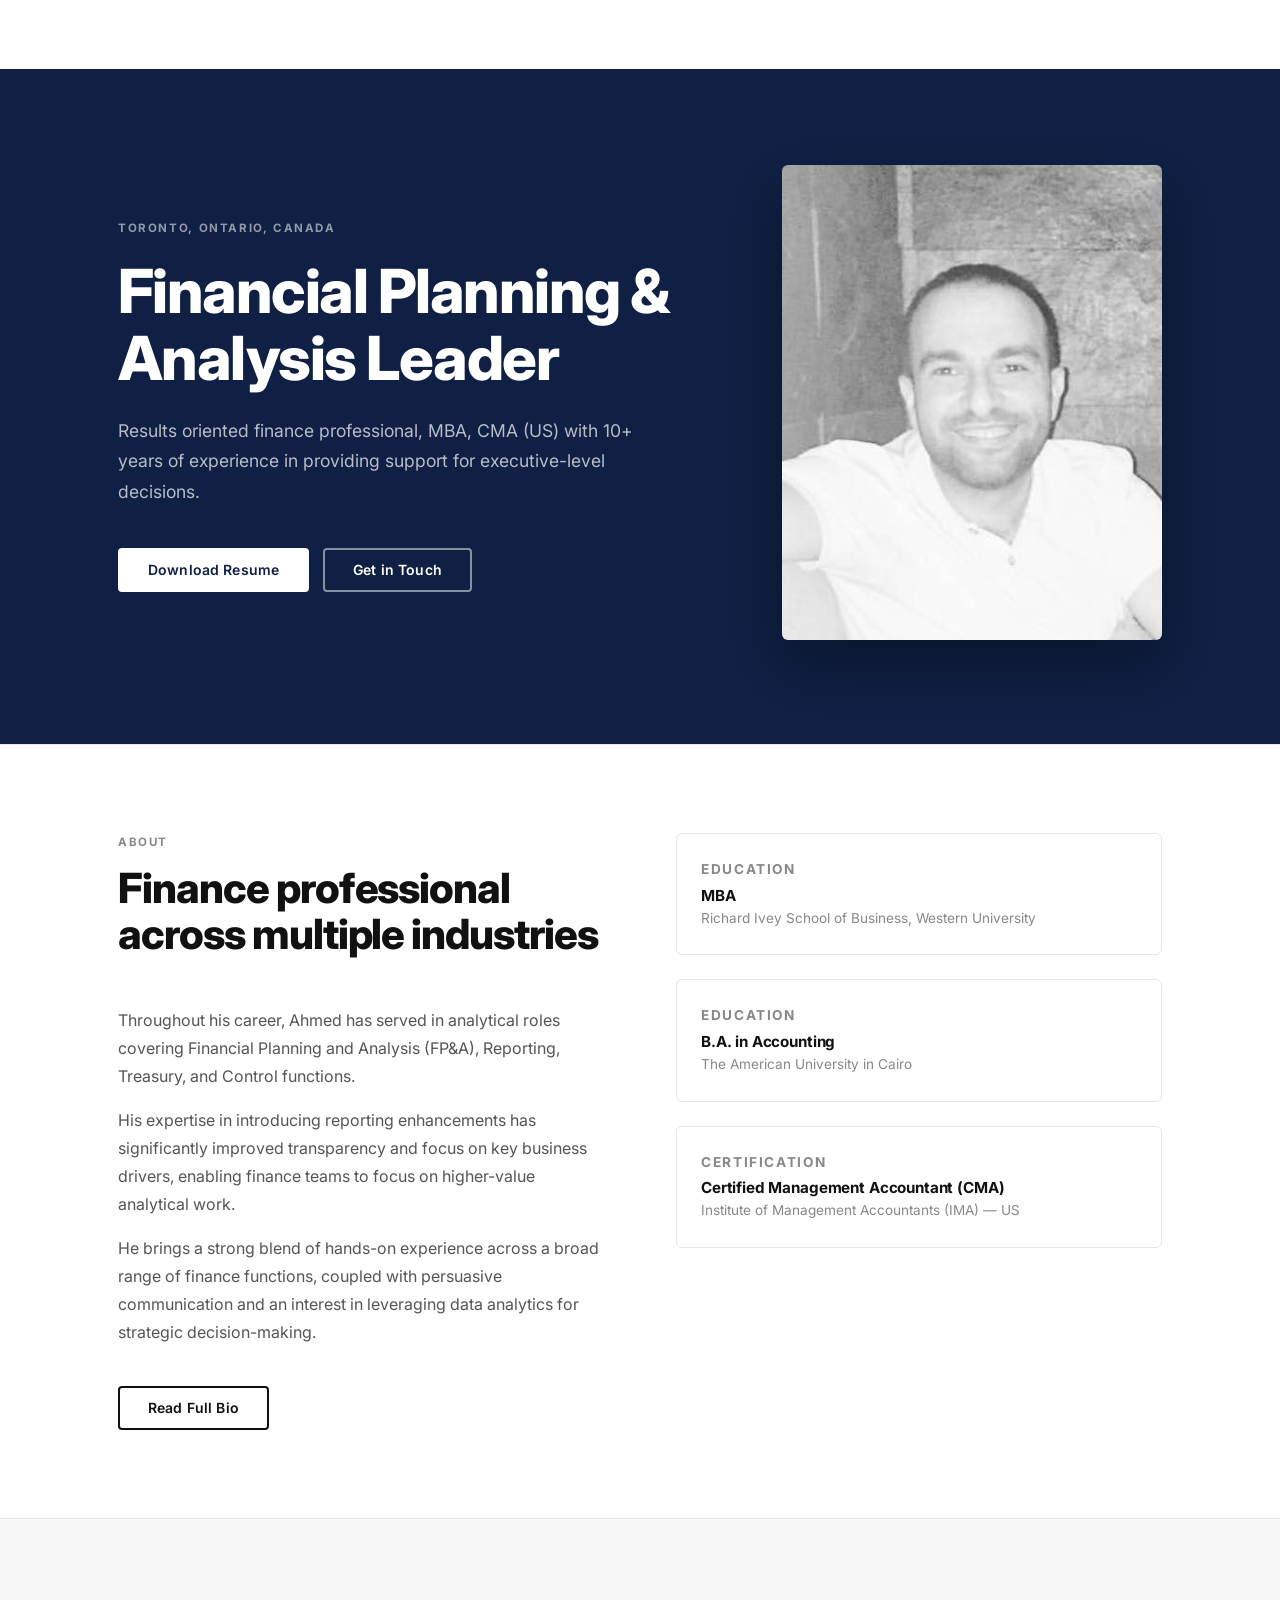
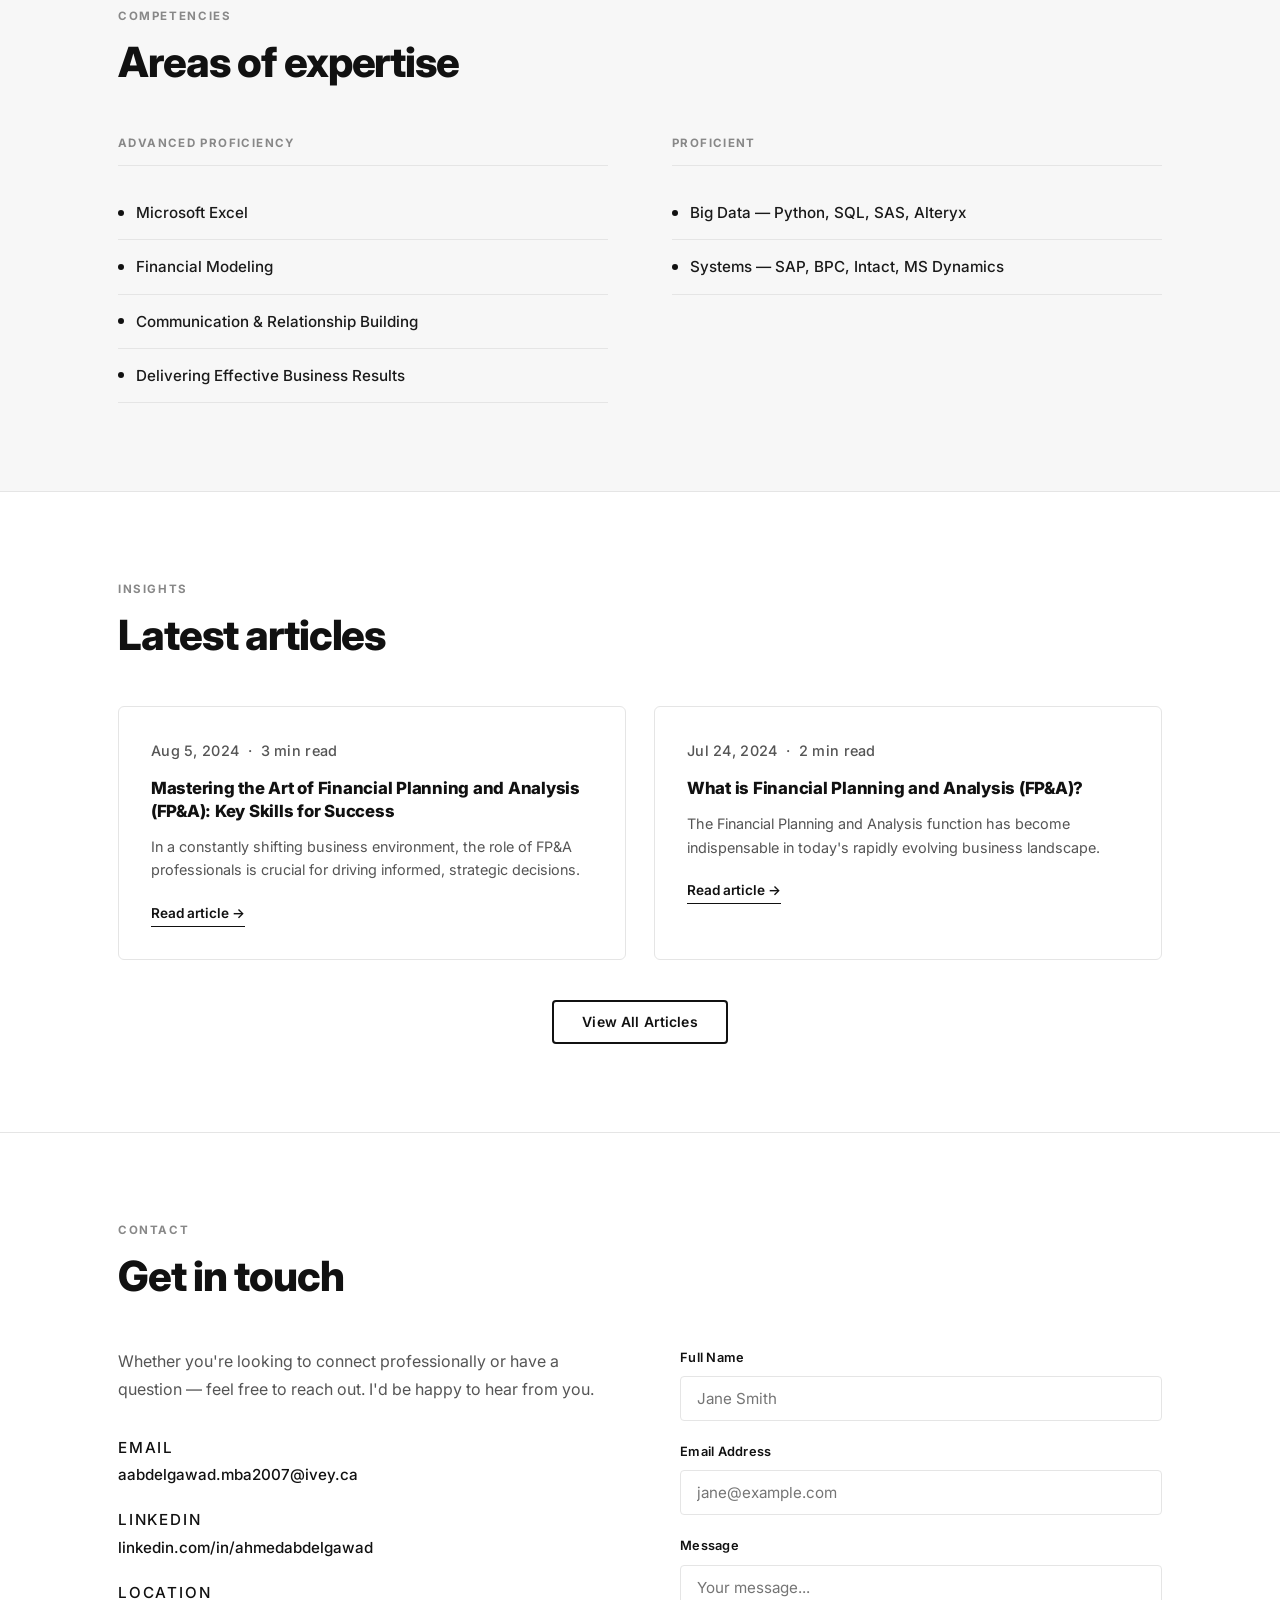
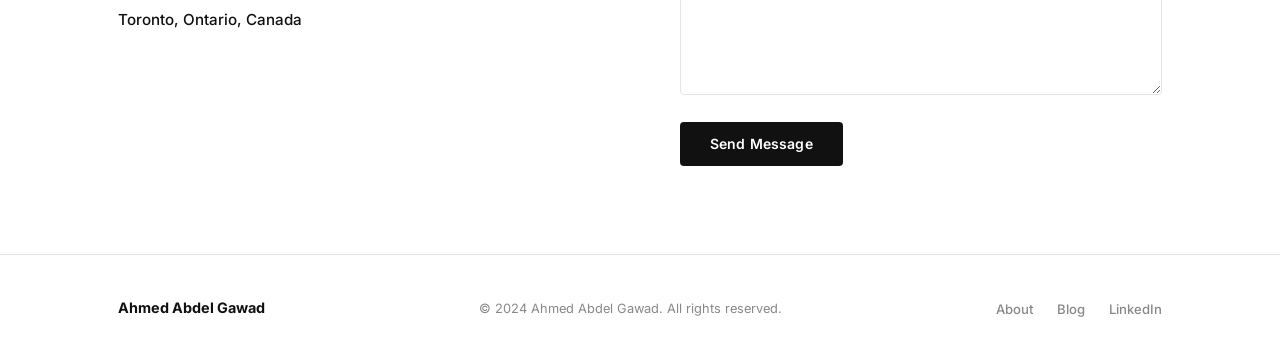
<file: index.html>
<!DOCTYPE html>
<html lang="en">
<head>
  <meta charset="UTF-8" />
  <meta name="viewport" content="width=device-width, initial-scale=1.0" />
  <meta name="description" content="Ahmed Abdel Gawad — Financial Planning & Analysis Leader. MBA, CMA (US) with 10+ years of experience supporting executive-level decisions." />
  <title>Ahmed Abdel Gawad — FP&amp;A Leader</title>
  <link rel="stylesheet" href="css/style.css" />

  <!-- Google Analytics — replace GA_MEASUREMENT_ID with your actual ID -->
  <!-- <script async src="https://www.googletagmanager.com/gtag/js?id=GA_MEASUREMENT_ID"></script>
  <script>
    window.dataLayer = window.dataLayer || [];
    function gtag(){dataLayer.push(arguments);}
    gtag('js', new Date());
    gtag('config', 'GA_MEASUREMENT_ID');
  </script> -->
</head>
<body>

  <!-- ===== NAVIGATION ===== -->
  <nav class="site-nav">
    <div class="container">
      <div class="nav-inner">
        <a href="index.html" class="nav-logo">Ahmed Abdel Gawad</a>
        <button class="hamburger" aria-label="Toggle menu">
          <span></span><span></span><span></span>
        </button>
        <ul class="nav-links">
          <li><a href="index.html">Home</a></li>
          <li><a href="about.html">About</a></li>
          <li><a href="blog.html">Blog</a></li>
          <li><a href="assets/files/resume.pdf" target="_blank" rel="noopener">Download Resume</a></li>
        </ul>
      </div>
    </div>
  </nav>

  <!-- ===== HERO ===== -->
  <section class="hero">
    <div class="container">
      <div class="hero-grid">

        <div class="hero-content">
          <span class="hero-tag">Toronto, Ontario, Canada</span>
          <h1>Financial Planning &amp; Analysis Leader</h1>
          <p class="hero-subtitle">
            Results oriented finance professional, MBA, CMA&nbsp;(US) with 10+ years of experience
            in providing support for executive-level decisions.
          </p>
          <div class="hero-actions">
            <a href="assets/files/resume.pdf" target="_blank" rel="noopener" class="btn btn-primary">Download Resume</a>
            <a href="#contact" class="btn btn-outline">Get in Touch</a>
          </div>
        </div>

        <div class="hero-image-wrap">
          <!-- Replace with your actual headshot: assets/images/headshot.jpg -->
          <img src="assets/images/headshot.jpg" alt="Ahmed Abdel Gawad" onerror="this.style.display='none'; this.nextElementSibling.style.display='flex';" />
          <div class="hero-image-placeholder" style="display:none;">
            Add headshot.jpg to<br/>assets/images/
          </div>
        </div>

      </div>
    </div>
  </section>

  <hr class="divider" />

  <!-- ===== ABOUT SNIPPET ===== -->
  <section>
    <div class="container">
      <div class="about-grid">

        <div class="about-text">
          <span class="section-label">About</span>
          <h2>Finance professional across multiple industries</h2>
          <p>
            Throughout his career, Ahmed has served in analytical roles covering Financial
            Planning and Analysis (FP&A), Reporting, Treasury, and Control functions.
          </p>
          <p>
            His expertise in introducing reporting enhancements has significantly improved
            transparency and focus on key business drivers, enabling finance teams to focus
            on higher-value analytical work.
          </p>
          <p>
            He brings a strong blend of hands-on experience across a broad range of finance
            functions, coupled with persuasive communication and an interest in leveraging
            data analytics for strategic decision-making.
          </p>
          <a href="about.html" class="btn btn-outline mt-24">Read Full Bio</a>
        </div>

        <div class="about-credentials">
          <div class="credential">
            <p class="credential-label">Education</p>
            <h4>MBA</h4>
            <p>Richard Ivey School of Business, Western University</p>
          </div>
          <div class="credential">
            <p class="credential-label">Education</p>
            <h4>B.A. in Accounting</h4>
            <p>The American University in Cairo</p>
          </div>
          <div class="credential">
            <p class="credential-label">Certification</p>
            <h4>Certified Management Accountant (CMA)</h4>
            <p>Institute of Management Accountants (IMA) — US</p>
          </div>
        </div>

      </div>
    </div>
  </section>

  <hr class="divider" />

  <!-- ===== SKILLS ===== -->
  <section class="section-alt">
    <div class="container">
      <span class="section-label">Competencies</span>
      <h2>Areas of expertise</h2>

      <div class="skills-grid">

        <div>
          <p class="skills-column-title">Advanced Proficiency</p>
          <ul style="list-style:none;">
            <li class="skill-item">Microsoft Excel</li>
            <li class="skill-item">Financial Modeling</li>
            <li class="skill-item">Communication &amp; Relationship Building</li>
            <li class="skill-item">Delivering Effective Business Results</li>
          </ul>
        </div>

        <div>
          <p class="skills-column-title">Proficient</p>
          <ul style="list-style:none;">
            <li class="skill-item">Big Data — Python, SQL, SAS, Alteryx</li>
            <li class="skill-item">Systems — SAP, BPC, Intact, MS Dynamics</li>
          </ul>
        </div>

      </div>
    </div>
  </section>

  <hr class="divider" />

  <!-- ===== BLOG PREVIEW ===== -->
  <section>
    <div class="container">
      <span class="section-label">Insights</span>
      <h2>Latest articles</h2>

      <div class="blog-grid">

        <a href="blog/mastering-fpa.html" class="blog-card">
          <p class="blog-meta">Aug 5, 2024 &nbsp;·&nbsp; 3 min read</p>
          <h3>Mastering the Art of Financial Planning and Analysis (FP&amp;A): Key Skills for Success</h3>
          <p>In a constantly shifting business environment, the role of FP&A professionals is crucial for driving informed, strategic decisions.</p>
          <span class="blog-card-link">Read article →</span>
        </a>

        <a href="blog/what-is-fpa.html" class="blog-card">
          <p class="blog-meta">Jul 24, 2024 &nbsp;·&nbsp; 2 min read</p>
          <h3>What is Financial Planning and Analysis (FP&amp;A)?</h3>
          <p>The Financial Planning and Analysis function has become indispensable in today's rapidly evolving business landscape.</p>
          <span class="blog-card-link">Read article →</span>
        </a>

      </div>

      <div class="mt-40 text-center">
        <a href="blog.html" class="btn btn-outline">View All Articles</a>
      </div>
    </div>
  </section>

  <hr class="divider" />

  <!-- ===== CONTACT ===== -->
  <section id="contact">
    <div class="container">
      <span class="section-label">Contact</span>
      <h2>Get in touch</h2>

      <div class="contact-grid">

        <div>
          <p style="margin-bottom:32px;">
            Whether you're looking to connect professionally or have a question — feel free
            to reach out. I'd be happy to hear from you.
          </p>

          <div class="contact-info">
            <div class="contact-detail">
              <span class="contact-detail-label">Email</span>
              <a href="mailto:aabdelgawad.mba2007@ivey.ca">aabdelgawad.mba2007@ivey.ca</a>
            </div>
            <div class="contact-detail">
              <span class="contact-detail-label">LinkedIn</span>
              <a href="https://www.linkedin.com/in/ahmedabdelgawad" target="_blank" rel="noopener">linkedin.com/in/ahmedabdelgawad</a>
            </div>
            <div class="contact-detail">
              <span class="contact-detail-label">Location</span>
              <span>Toronto, Ontario, Canada</span>
            </div>
          </div>
        </div>

        <!-- Netlify Forms: submissions are forwarded to your email automatically -->
        <form
          name="contact"
          method="POST"
          data-netlify="true"
          netlify-honeypot="bot-field"
        >
          <input type="hidden" name="form-name" value="contact" />
          <p hidden><label>Don't fill this out: <input name="bot-field" /></label></p>

          <div class="form-group">
            <label for="name">Full Name</label>
            <input type="text" id="name" name="name" placeholder="Jane Smith" required />
          </div>

          <div class="form-group">
            <label for="email">Email Address</label>
            <input type="email" id="email" name="email" placeholder="jane@example.com" required />
          </div>

          <div class="form-group">
            <label for="message">Message</label>
            <textarea id="message" name="message" placeholder="Your message..." required></textarea>
          </div>

          <button type="submit" class="btn btn-primary">Send Message</button>
        </form>

      </div>
    </div>
  </section>

  <!-- ===== FOOTER ===== -->
  <footer class="site-footer">
    <div class="container">
      <div class="footer-inner">
        <a href="index.html" class="footer-name">Ahmed Abdel Gawad</a>
        <span class="footer-copy">&copy; 2024 Ahmed Abdel Gawad. All rights reserved.</span>
        <ul class="footer-links">
          <li><a href="about.html">About</a></li>
          <li><a href="blog.html">Blog</a></li>
          <li><a href="https://www.linkedin.com/in/ahmedabdelgawad" target="_blank" rel="noopener">LinkedIn</a></li>
        </ul>
      </div>
    </div>
  </footer>

  <script src="js/main.js"></script>
</body>
</html>
</file>
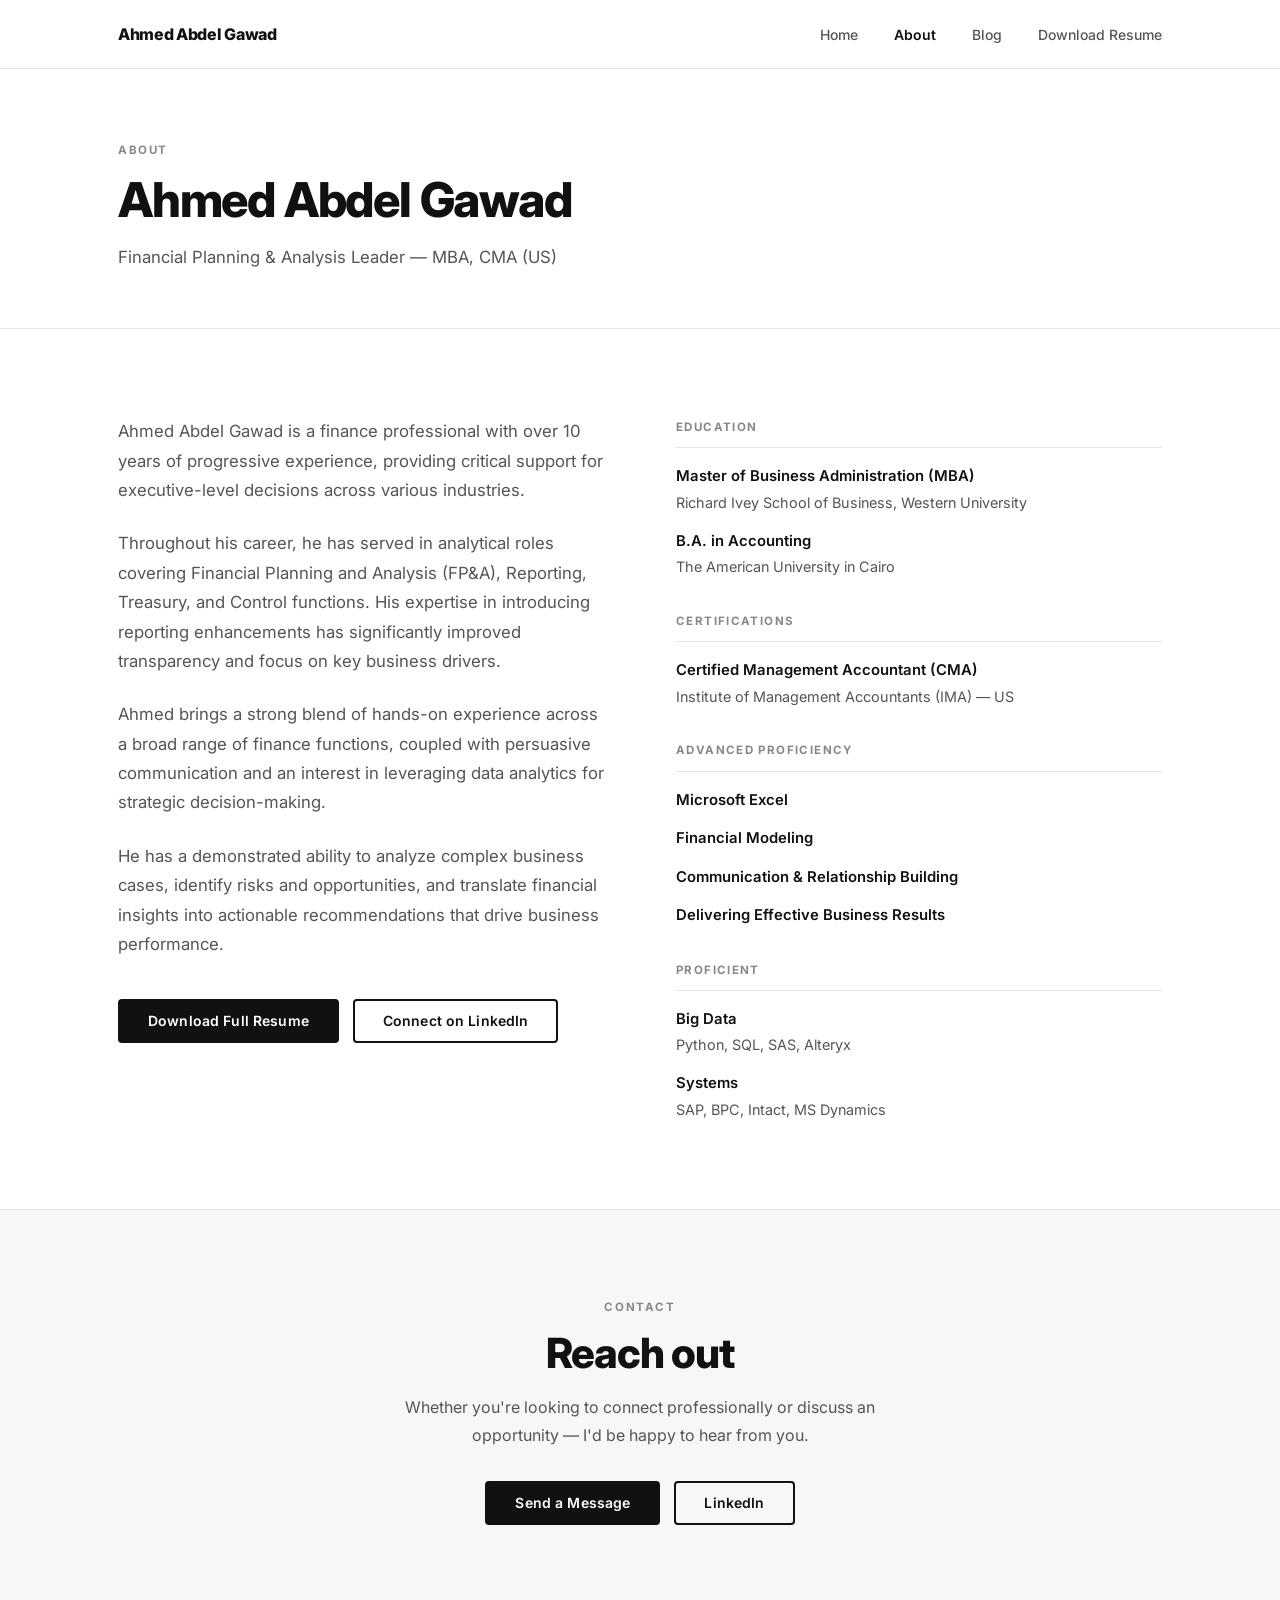
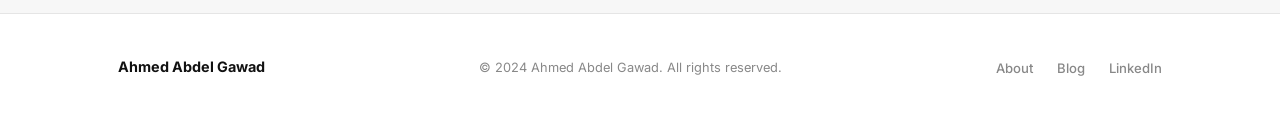
<file: about.html>
<!DOCTYPE html>
<html lang="en">
<head>
  <meta charset="UTF-8" />
  <meta name="viewport" content="width=device-width, initial-scale=1.0" />
  <meta name="description" content="About Ahmed Abdel Gawad — FP&A Leader with 10+ years of experience, MBA from Ivey, CMA certified." />
  <title>About — Ahmed Abdel Gawad</title>
  <link rel="stylesheet" href="css/style.css" />

  <!-- Google Analytics — replace GA_MEASUREMENT_ID with your actual ID -->
  <!-- <script async src="https://www.googletagmanager.com/gtag/js?id=GA_MEASUREMENT_ID"></script>
  <script>
    window.dataLayer = window.dataLayer || [];
    function gtag(){dataLayer.push(arguments);}
    gtag('js', new Date());
    gtag('config', 'GA_MEASUREMENT_ID');
  </script> -->
</head>
<body>

  <!-- ===== NAVIGATION ===== -->
  <nav class="site-nav">
    <div class="container">
      <div class="nav-inner">
        <a href="index.html" class="nav-logo">Ahmed Abdel Gawad</a>
        <button class="hamburger" aria-label="Toggle menu">
          <span></span><span></span><span></span>
        </button>
        <ul class="nav-links">
          <li><a href="index.html">Home</a></li>
          <li><a href="about.html">About</a></li>
          <li><a href="blog.html">Blog</a></li>
          <li><a href="assets/files/resume.pdf" target="_blank" rel="noopener">Download Resume</a></li>
        </ul>
      </div>
    </div>
  </nav>

  <!-- ===== PAGE HERO ===== -->
  <section class="page-hero">
    <div class="container">
      <span class="section-label">About</span>
      <h1>Ahmed Abdel Gawad</h1>
      <p>Financial Planning &amp; Analysis Leader — MBA, CMA (US)</p>
    </div>
  </section>

  <!-- ===== ABOUT CONTENT ===== -->
  <section>
    <div class="container">
      <div class="about-grid">

        <div class="about-full">
          <p>
            Ahmed Abdel Gawad is a finance professional with over 10 years of progressive
            experience, providing critical support for executive-level decisions across
            various industries.
          </p>
          <p>
            Throughout his career, he has served in analytical roles covering Financial
            Planning and Analysis (FP&A), Reporting, Treasury, and Control functions. His
            expertise in introducing reporting enhancements has significantly improved
            transparency and focus on key business drivers.
          </p>
          <p>
            Ahmed brings a strong blend of hands-on experience across a broad range of
            finance functions, coupled with persuasive communication and an interest in
            leveraging data analytics for strategic decision-making.
          </p>
          <p>
            He has a demonstrated ability to analyze complex business cases, identify risks
            and opportunities, and translate financial insights into actionable
            recommendations that drive business performance.
          </p>

          <div style="margin-top: 40px; display: flex; gap: 14px; flex-wrap: wrap;">
            <a href="assets/files/resume.pdf" target="_blank" rel="noopener" class="btn btn-primary">Download Full Resume</a>
            <a href="https://www.linkedin.com/in/ahmedabdelgawad" target="_blank" rel="noopener" class="btn btn-outline">Connect on LinkedIn</a>
          </div>
        </div>

        <div class="about-sidebar">

          <div class="sidebar-block">
            <p class="sidebar-block-title">Education</p>
            <ul>
              <li>
                <strong>Master of Business Administration (MBA)</strong>
                Richard Ivey School of Business, Western University
              </li>
              <li>
                <strong>B.A. in Accounting</strong>
                The American University in Cairo
              </li>
            </ul>
          </div>

          <div class="sidebar-block">
            <p class="sidebar-block-title">Certifications</p>
            <ul>
              <li>
                <strong>Certified Management Accountant (CMA)</strong>
                Institute of Management Accountants (IMA) — US
              </li>
            </ul>
          </div>

          <div class="sidebar-block">
            <p class="sidebar-block-title">Advanced Proficiency</p>
            <ul>
              <li><strong>Microsoft Excel</strong></li>
              <li><strong>Financial Modeling</strong></li>
              <li><strong>Communication &amp; Relationship Building</strong></li>
              <li><strong>Delivering Effective Business Results</strong></li>
            </ul>
          </div>

          <div class="sidebar-block">
            <p class="sidebar-block-title">Proficient</p>
            <ul>
              <li>
                <strong>Big Data</strong>
                Python, SQL, SAS, Alteryx
              </li>
              <li>
                <strong>Systems</strong>
                SAP, BPC, Intact, MS Dynamics
              </li>
            </ul>
          </div>

        </div>
      </div>
    </div>
  </section>

  <hr class="divider" />

  <!-- ===== CONTACT CTA ===== -->
  <section class="section-alt">
    <div class="container" style="text-align: center; max-width: 560px; margin: 0 auto;">
      <span class="section-label">Contact</span>
      <h2 style="margin-bottom: 16px;">Reach out</h2>
      <p style="margin-bottom: 32px;">
        Whether you're looking to connect professionally or discuss an opportunity —
        I'd be happy to hear from you.
      </p>
      <div style="display: flex; gap: 14px; justify-content: center; flex-wrap: wrap;">
        <a href="index.html#contact" class="btn btn-primary">Send a Message</a>
        <a href="https://www.linkedin.com/in/ahmedabdelgawad" target="_blank" rel="noopener" class="btn btn-outline">LinkedIn</a>
      </div>
    </div>
  </section>

  <!-- ===== FOOTER ===== -->
  <footer class="site-footer">
    <div class="container">
      <div class="footer-inner">
        <a href="index.html" class="footer-name">Ahmed Abdel Gawad</a>
        <span class="footer-copy">&copy; 2024 Ahmed Abdel Gawad. All rights reserved.</span>
        <ul class="footer-links">
          <li><a href="about.html">About</a></li>
          <li><a href="blog.html">Blog</a></li>
          <li><a href="https://www.linkedin.com/in/ahmedabdelgawad" target="_blank" rel="noopener">LinkedIn</a></li>
        </ul>
      </div>
    </div>
  </footer>

  <script src="js/main.js"></script>
</body>
</html>
</file>
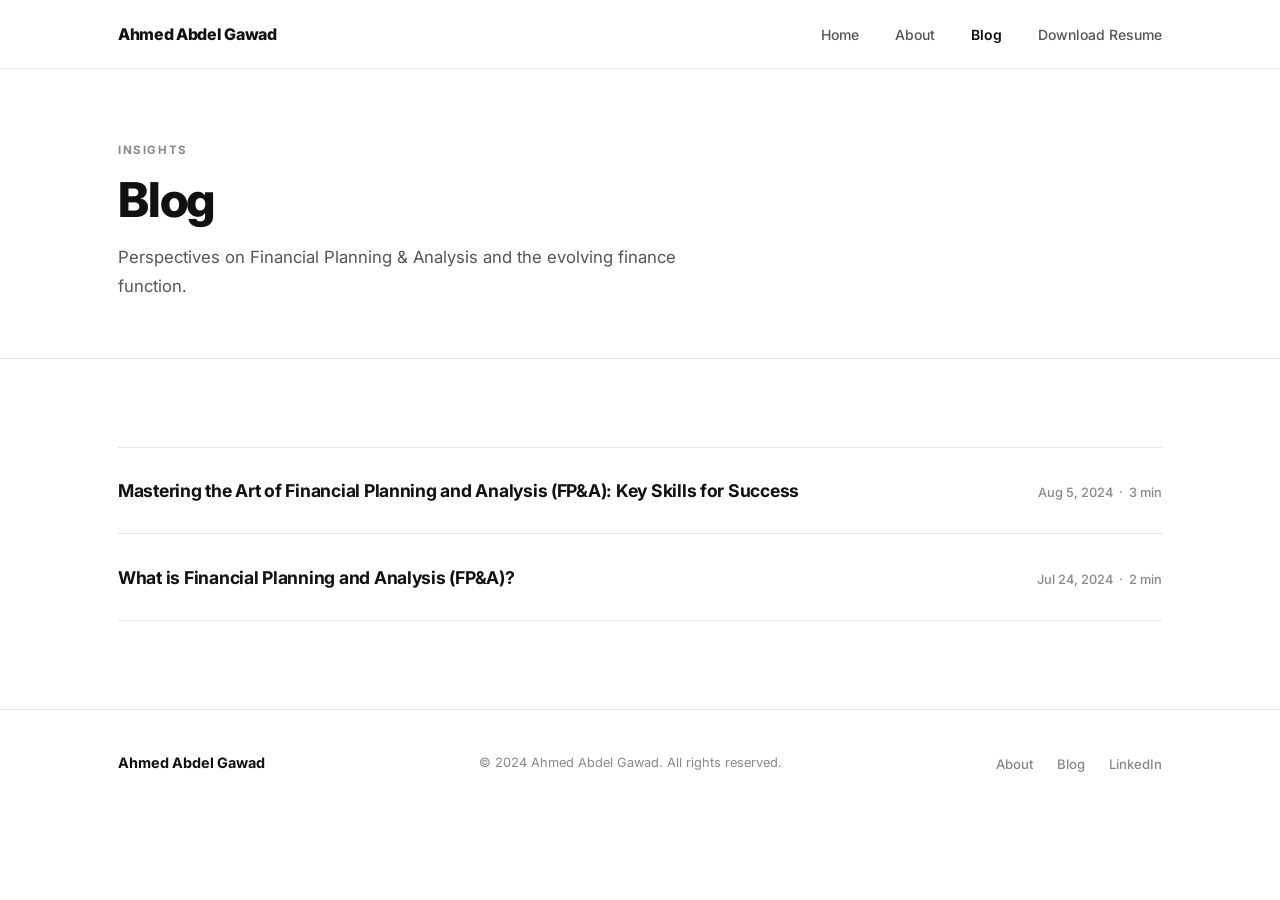
<file: blog.html>
<!DOCTYPE html>
<html lang="en">
<head>
  <meta charset="UTF-8" />
  <meta name="viewport" content="width=device-width, initial-scale=1.0" />
  <meta name="description" content="Articles on Financial Planning & Analysis by Ahmed Abdel Gawad." />
  <title>Blog — Ahmed Abdel Gawad</title>
  <link rel="stylesheet" href="css/style.css" />

  <!-- Google Analytics — replace GA_MEASUREMENT_ID with your actual ID -->
  <!-- <script async src="https://www.googletagmanager.com/gtag/js?id=GA_MEASUREMENT_ID"></script>
  <script>
    window.dataLayer = window.dataLayer || [];
    function gtag(){dataLayer.push(arguments);}
    gtag('js', new Date());
    gtag('config', 'GA_MEASUREMENT_ID');
  </script> -->
</head>
<body>

  <!-- ===== NAVIGATION ===== -->
  <nav class="site-nav">
    <div class="container">
      <div class="nav-inner">
        <a href="index.html" class="nav-logo">Ahmed Abdel Gawad</a>
        <button class="hamburger" aria-label="Toggle menu">
          <span></span><span></span><span></span>
        </button>
        <ul class="nav-links">
          <li><a href="index.html">Home</a></li>
          <li><a href="about.html">About</a></li>
          <li><a href="blog.html">Blog</a></li>
          <li><a href="assets/files/resume.pdf" target="_blank" rel="noopener">Download Resume</a></li>
        </ul>
      </div>
    </div>
  </nav>

  <!-- ===== PAGE HERO ===== -->
  <section class="page-hero">
    <div class="container">
      <span class="section-label">Insights</span>
      <h1>Blog</h1>
      <p>Perspectives on Financial Planning &amp; Analysis and the evolving finance function.</p>
    </div>
  </section>

  <!-- ===== POST LIST ===== -->
  <section>
    <div class="container">
      <nav class="blog-list" aria-label="Blog posts">

        <a href="blog/mastering-fpa.html" class="blog-list-item">
          <span class="blog-list-title">Mastering the Art of Financial Planning and Analysis (FP&amp;A): Key Skills for Success</span>
          <span class="blog-list-date">Aug 5, 2024 &nbsp;·&nbsp; 3 min</span>
        </a>

        <a href="blog/what-is-fpa.html" class="blog-list-item">
          <span class="blog-list-title">What is Financial Planning and Analysis (FP&amp;A)?</span>
          <span class="blog-list-date">Jul 24, 2024 &nbsp;·&nbsp; 2 min</span>
        </a>

        <!-- New blog posts get added above this line. Copy the line below and fill it in:
        <a href="blog/YOUR-POST-FILENAME.html" class="blog-list-item">
          <span class="blog-list-title">Your Post Title Here</span>
          <span class="blog-list-date">Month DD, YYYY &nbsp;·&nbsp; X min</span>
        </a>
        -->

      </nav>
    </div>
  </section>

  <!-- ===== FOOTER ===== -->
  <footer class="site-footer">
    <div class="container">
      <div class="footer-inner">
        <a href="index.html" class="footer-name">Ahmed Abdel Gawad</a>
        <span class="footer-copy">&copy; 2024 Ahmed Abdel Gawad. All rights reserved.</span>
        <ul class="footer-links">
          <li><a href="about.html">About</a></li>
          <li><a href="blog.html">Blog</a></li>
          <li><a href="https://www.linkedin.com/in/ahmedabdelgawad" target="_blank" rel="noopener">LinkedIn</a></li>
        </ul>
      </div>
    </div>
  </footer>

  <script src="js/main.js"></script>
</body>
</html>
</file>
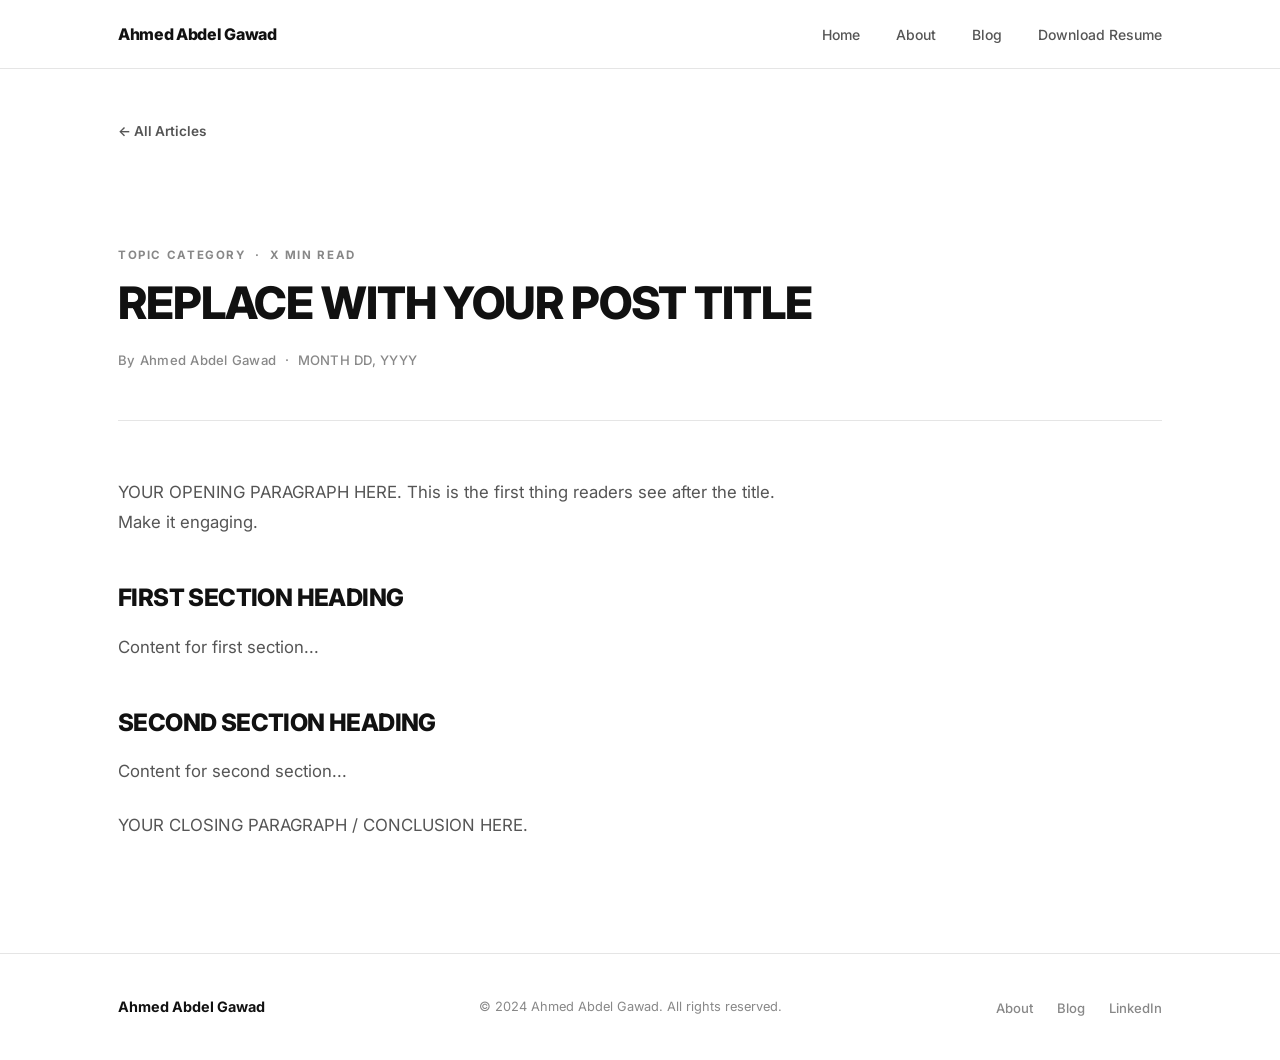
<file: blog/_template.html>
<!DOCTYPE html>
<html lang="en">
<head>
  <meta charset="UTF-8" />
  <meta name="viewport" content="width=device-width, initial-scale=1.0" />
  <meta name="description" content="REPLACE WITH A 1-2 SENTENCE DESCRIPTION OF YOUR POST" />
  <title>REPLACE WITH POST TITLE — Ahmed Abdel Gawad</title>
  <link rel="stylesheet" href="../css/style.css" />

  <!-- Google Analytics — replace GA_MEASUREMENT_ID with your actual ID -->
  <!-- <script async src="https://www.googletagmanager.com/gtag/js?id=GA_MEASUREMENT_ID"></script>
  <script>
    window.dataLayer = window.dataLayer || [];
    function gtag(){dataLayer.push(arguments);}
    gtag('js', new Date());
    gtag('config', 'GA_MEASUREMENT_ID');
  </script> -->
</head>
<body>

  <!-- ===== NAVIGATION ===== -->
  <nav class="site-nav">
    <div class="container">
      <div class="nav-inner">
        <a href="../index.html" class="nav-logo">Ahmed Abdel Gawad</a>
        <button class="hamburger" aria-label="Toggle menu">
          <span></span><span></span><span></span>
        </button>
        <ul class="nav-links">
          <li><a href="../index.html">Home</a></li>
          <li><a href="../about.html">About</a></li>
          <li><a href="../blog.html">Blog</a></li>
          <li><a href="../assets/files/resume.pdf" target="_blank" rel="noopener">Download Resume</a></li>
        </ul>
      </div>
    </div>
  </nav>

  <!-- ===== POST HEADER ===== -->
  <!-- HOW TO USE:
       1. Copy this entire file and rename it (e.g. my-new-post.html)
       2. Replace all CAPS placeholders below with your actual content
       3. Paste your article text in the post-body section
       4. Add a link to this post in blog.html (see the comment there)
  -->
  <div class="container">
    <div style="padding-top: 48px;">
      <a href="../blog.html" class="post-back">← All Articles</a>
    </div>

    <div class="post-header">
      <span class="section-label">TOPIC CATEGORY &nbsp;·&nbsp; X min read</span>
      <h1>REPLACE WITH YOUR POST TITLE</h1>
      <p class="post-meta">By Ahmed Abdel Gawad &nbsp;·&nbsp; MONTH DD, YYYY</p>
    </div>
  </div>

  <!-- ===== POST BODY ===== -->
  <section style="padding-top: 0; padding-bottom: 88px;">
    <div class="container">
      <div class="post-body">

        <!-- Paste your article paragraphs here. Use this structure: -->

        <p>
          YOUR OPENING PARAGRAPH HERE. This is the first thing readers see after the title.
          Make it engaging.
        </p>

        <h2>FIRST SECTION HEADING</h2>
        <p>
          Content for first section...
        </p>

        <h2>SECOND SECTION HEADING</h2>
        <p>
          Content for second section...
        </p>

        <!-- For bullet lists, use this: -->
        <!--
        <ul>
          <li>First point</li>
          <li>Second point</li>
          <li>Third point</li>
        </ul>
        -->

        <p>
          YOUR CLOSING PARAGRAPH / CONCLUSION HERE.
        </p>

      </div>
    </div>
  </section>

  <!-- ===== FOOTER ===== -->
  <footer class="site-footer">
    <div class="container">
      <div class="footer-inner">
        <a href="../index.html" class="footer-name">Ahmed Abdel Gawad</a>
        <span class="footer-copy">&copy; 2024 Ahmed Abdel Gawad. All rights reserved.</span>
        <ul class="footer-links">
          <li><a href="../about.html">About</a></li>
          <li><a href="../blog.html">Blog</a></li>
          <li><a href="https://www.linkedin.com/in/ahmedabdelgawad" target="_blank" rel="noopener">LinkedIn</a></li>
        </ul>
      </div>
    </div>
  </footer>

  <script src="../js/main.js"></script>
</body>
</html>
</file>
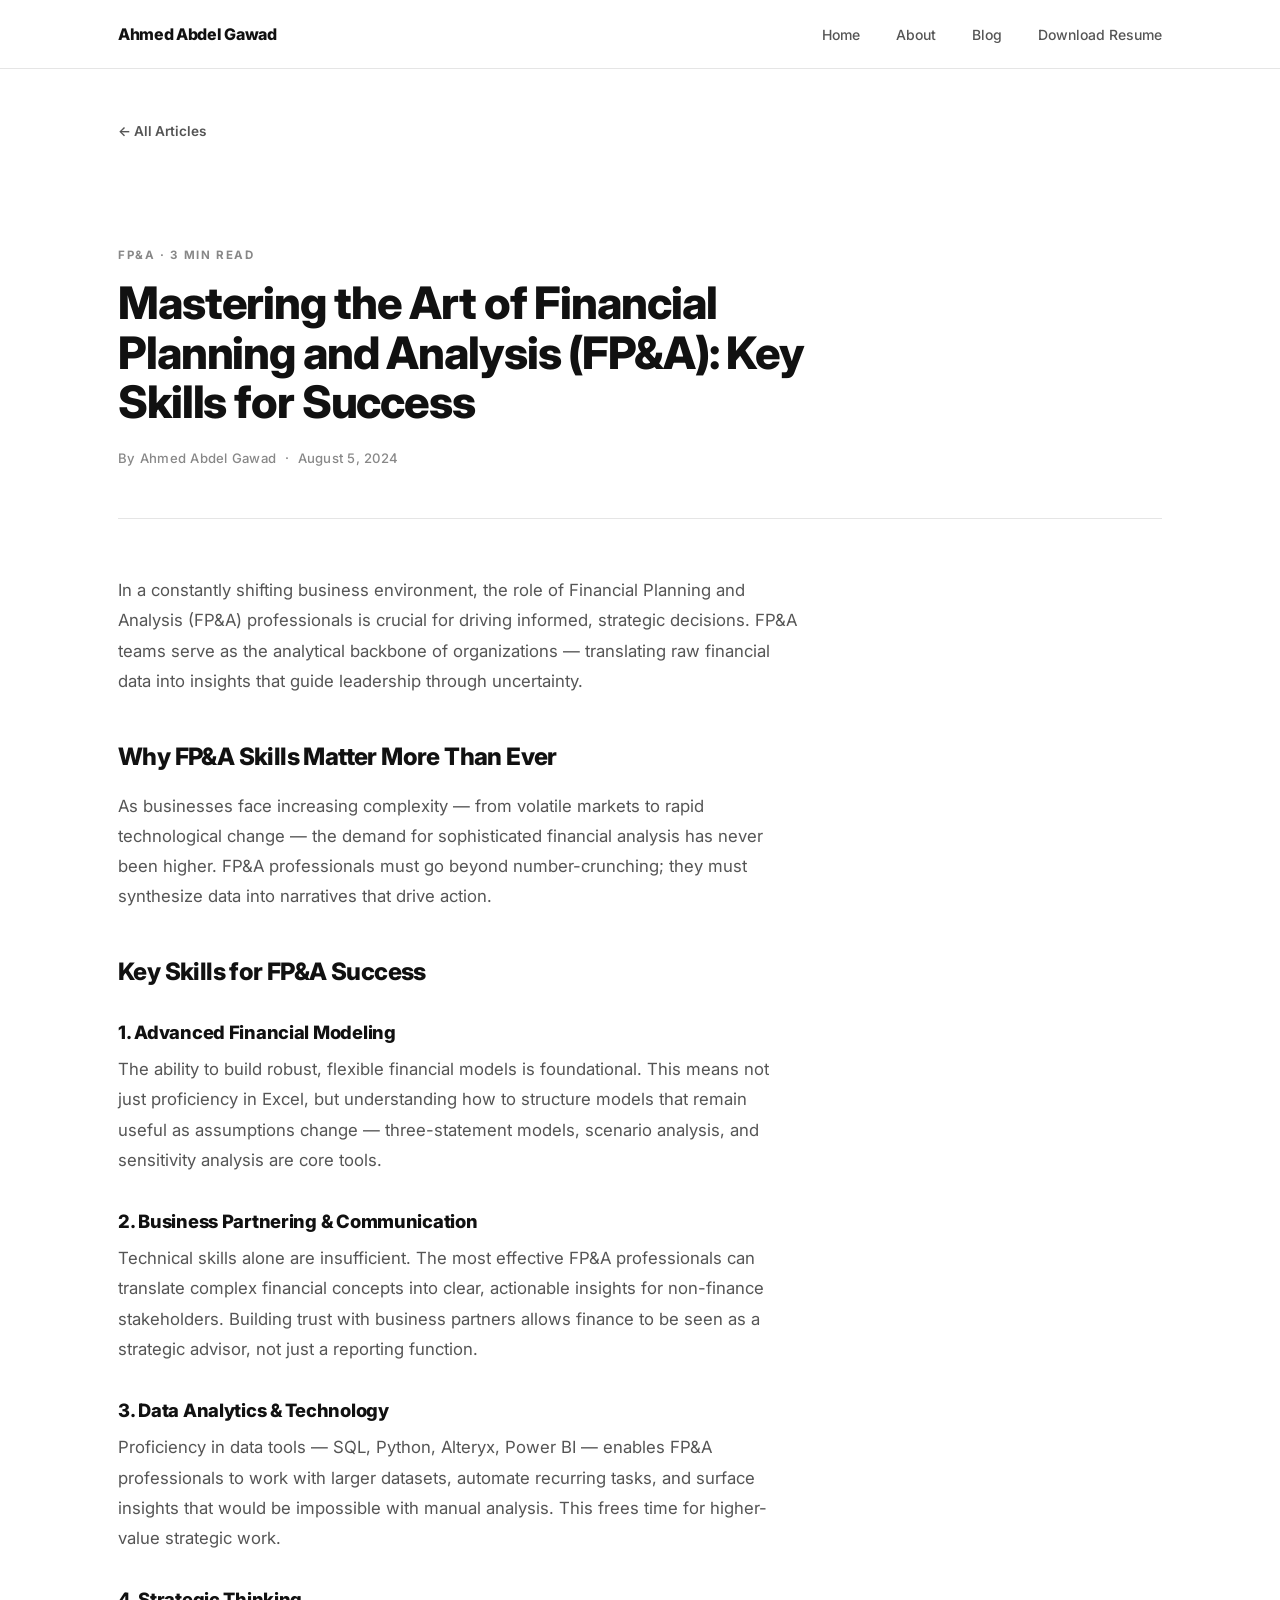
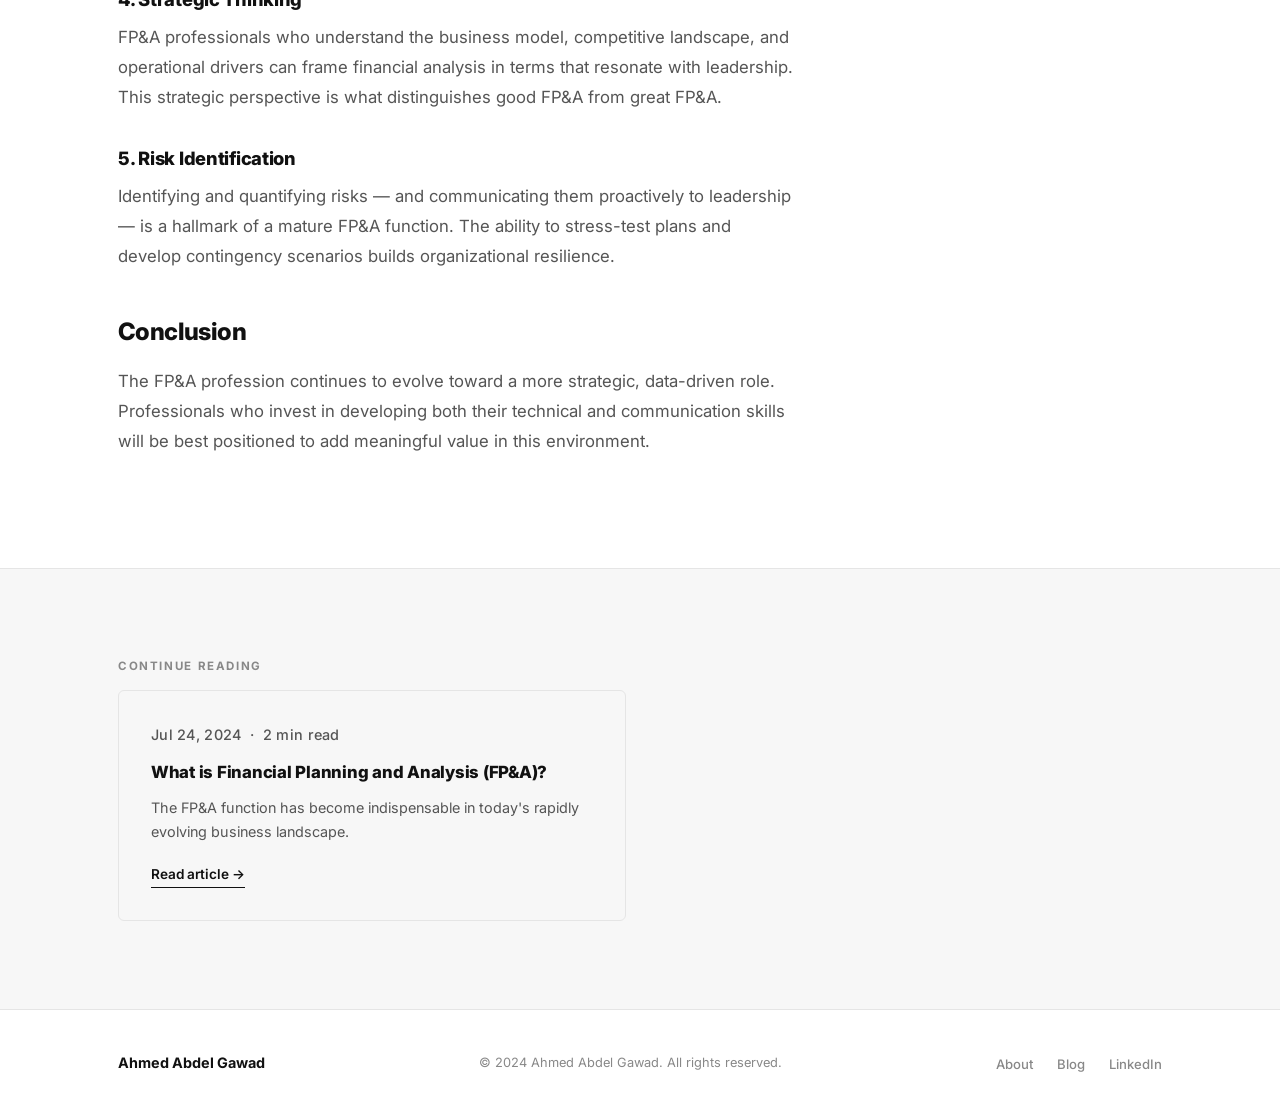
<file: blog/mastering-fpa.html>
<!DOCTYPE html>
<html lang="en">
<head>
  <meta charset="UTF-8" />
  <meta name="viewport" content="width=device-width, initial-scale=1.0" />
  <meta name="description" content="Key skills FP&A professionals need to thrive in a constantly shifting business environment." />
  <title>Mastering the Art of FP&A: Key Skills for Success — Ahmed Abdel Gawad</title>
  <link rel="stylesheet" href="../css/style.css" />

  <!-- Google Analytics — replace GA_MEASUREMENT_ID with your actual ID -->
  <!-- <script async src="https://www.googletagmanager.com/gtag/js?id=GA_MEASUREMENT_ID"></script>
  <script>
    window.dataLayer = window.dataLayer || [];
    function gtag(){dataLayer.push(arguments);}
    gtag('js', new Date());
    gtag('config', 'GA_MEASUREMENT_ID');
  </script> -->
</head>
<body>

  <!-- ===== NAVIGATION ===== -->
  <nav class="site-nav">
    <div class="container">
      <div class="nav-inner">
        <a href="../index.html" class="nav-logo">Ahmed Abdel Gawad</a>
        <button class="hamburger" aria-label="Toggle menu">
          <span></span><span></span><span></span>
        </button>
        <ul class="nav-links">
          <li><a href="../index.html">Home</a></li>
          <li><a href="../about.html">About</a></li>
          <li><a href="../blog.html">Blog</a></li>
          <li><a href="../assets/files/resume.pdf" target="_blank" rel="noopener">Download Resume</a></li>
        </ul>
      </div>
    </div>
  </nav>

  <!-- ===== POST HEADER ===== -->
  <div class="container">
    <div style="padding-top: 48px;">
      <a href="../blog.html" class="post-back">← All Articles</a>
    </div>

    <div class="post-header">
      <span class="section-label">FP&amp;A · 3 min read</span>
      <h1>Mastering the Art of Financial Planning and Analysis (FP&amp;A): Key Skills for Success</h1>
      <p class="post-meta">By Ahmed Abdel Gawad &nbsp;·&nbsp; August 5, 2024</p>
    </div>
  </div>

  <!-- ===== POST BODY ===== -->
  <!-- NOTE TO AHMED: The content below is a placeholder based on the article preview.
       Please paste your full original article text here, replacing everything between
       the <div class="post-body"> tags, and ask Claude to reformat it. -->
  <section style="padding-top: 0; padding-bottom: 88px;">
    <div class="container">
      <div class="post-body">

        <p>
          In a constantly shifting business environment, the role of Financial Planning and
          Analysis (FP&A) professionals is crucial for driving informed, strategic decisions.
          FP&A teams serve as the analytical backbone of organizations — translating raw
          financial data into insights that guide leadership through uncertainty.
        </p>

        <h2>Why FP&amp;A Skills Matter More Than Ever</h2>
        <p>
          As businesses face increasing complexity — from volatile markets to rapid
          technological change — the demand for sophisticated financial analysis has never
          been higher. FP&A professionals must go beyond number-crunching; they must
          synthesize data into narratives that drive action.
        </p>

        <h2>Key Skills for FP&amp;A Success</h2>

        <h3>1. Advanced Financial Modeling</h3>
        <p>
          The ability to build robust, flexible financial models is foundational. This means
          not just proficiency in Excel, but understanding how to structure models that remain
          useful as assumptions change — three-statement models, scenario analysis, and
          sensitivity analysis are core tools.
        </p>

        <h3>2. Business Partnering &amp; Communication</h3>
        <p>
          Technical skills alone are insufficient. The most effective FP&A professionals can
          translate complex financial concepts into clear, actionable insights for non-finance
          stakeholders. Building trust with business partners allows finance to be seen as a
          strategic advisor, not just a reporting function.
        </p>

        <h3>3. Data Analytics &amp; Technology</h3>
        <p>
          Proficiency in data tools — SQL, Python, Alteryx, Power BI — enables FP&A
          professionals to work with larger datasets, automate recurring tasks, and surface
          insights that would be impossible with manual analysis. This frees time for
          higher-value strategic work.
        </p>

        <h3>4. Strategic Thinking</h3>
        <p>
          FP&A professionals who understand the business model, competitive landscape, and
          operational drivers can frame financial analysis in terms that resonate with
          leadership. This strategic perspective is what distinguishes good FP&A from great FP&A.
        </p>

        <h3>5. Risk Identification</h3>
        <p>
          Identifying and quantifying risks — and communicating them proactively to leadership
          — is a hallmark of a mature FP&A function. The ability to stress-test plans and
          develop contingency scenarios builds organizational resilience.
        </p>

        <h2>Conclusion</h2>
        <p>
          The FP&A profession continues to evolve toward a more strategic, data-driven role.
          Professionals who invest in developing both their technical and communication skills
          will be best positioned to add meaningful value in this environment.
        </p>

        <!-- PLACEHOLDER: Replace the content above with your original article text.
             To update, open this file in VS Code and paste your content between
             the <div class="post-body"> and </div> tags above. -->

      </div>
    </div>
  </section>

  <!-- ===== MORE POSTS ===== -->
  <hr class="divider" />
  <section class="section-alt">
    <div class="container">
      <span class="section-label">Continue reading</span>
      <div class="blog-grid" style="margin-top: 0;">
        <a href="what-is-fpa.html" class="blog-card">
          <p class="blog-meta">Jul 24, 2024 &nbsp;·&nbsp; 2 min read</p>
          <h3>What is Financial Planning and Analysis (FP&amp;A)?</h3>
          <p>The FP&A function has become indispensable in today's rapidly evolving business landscape.</p>
          <span class="blog-card-link">Read article →</span>
        </a>
      </div>
    </div>
  </section>

  <!-- ===== FOOTER ===== -->
  <footer class="site-footer">
    <div class="container">
      <div class="footer-inner">
        <a href="../index.html" class="footer-name">Ahmed Abdel Gawad</a>
        <span class="footer-copy">&copy; 2024 Ahmed Abdel Gawad. All rights reserved.</span>
        <ul class="footer-links">
          <li><a href="../about.html">About</a></li>
          <li><a href="../blog.html">Blog</a></li>
          <li><a href="https://www.linkedin.com/in/ahmedabdelgawad" target="_blank" rel="noopener">LinkedIn</a></li>
        </ul>
      </div>
    </div>
  </footer>

  <script src="../js/main.js"></script>
</body>
</html>
</file>
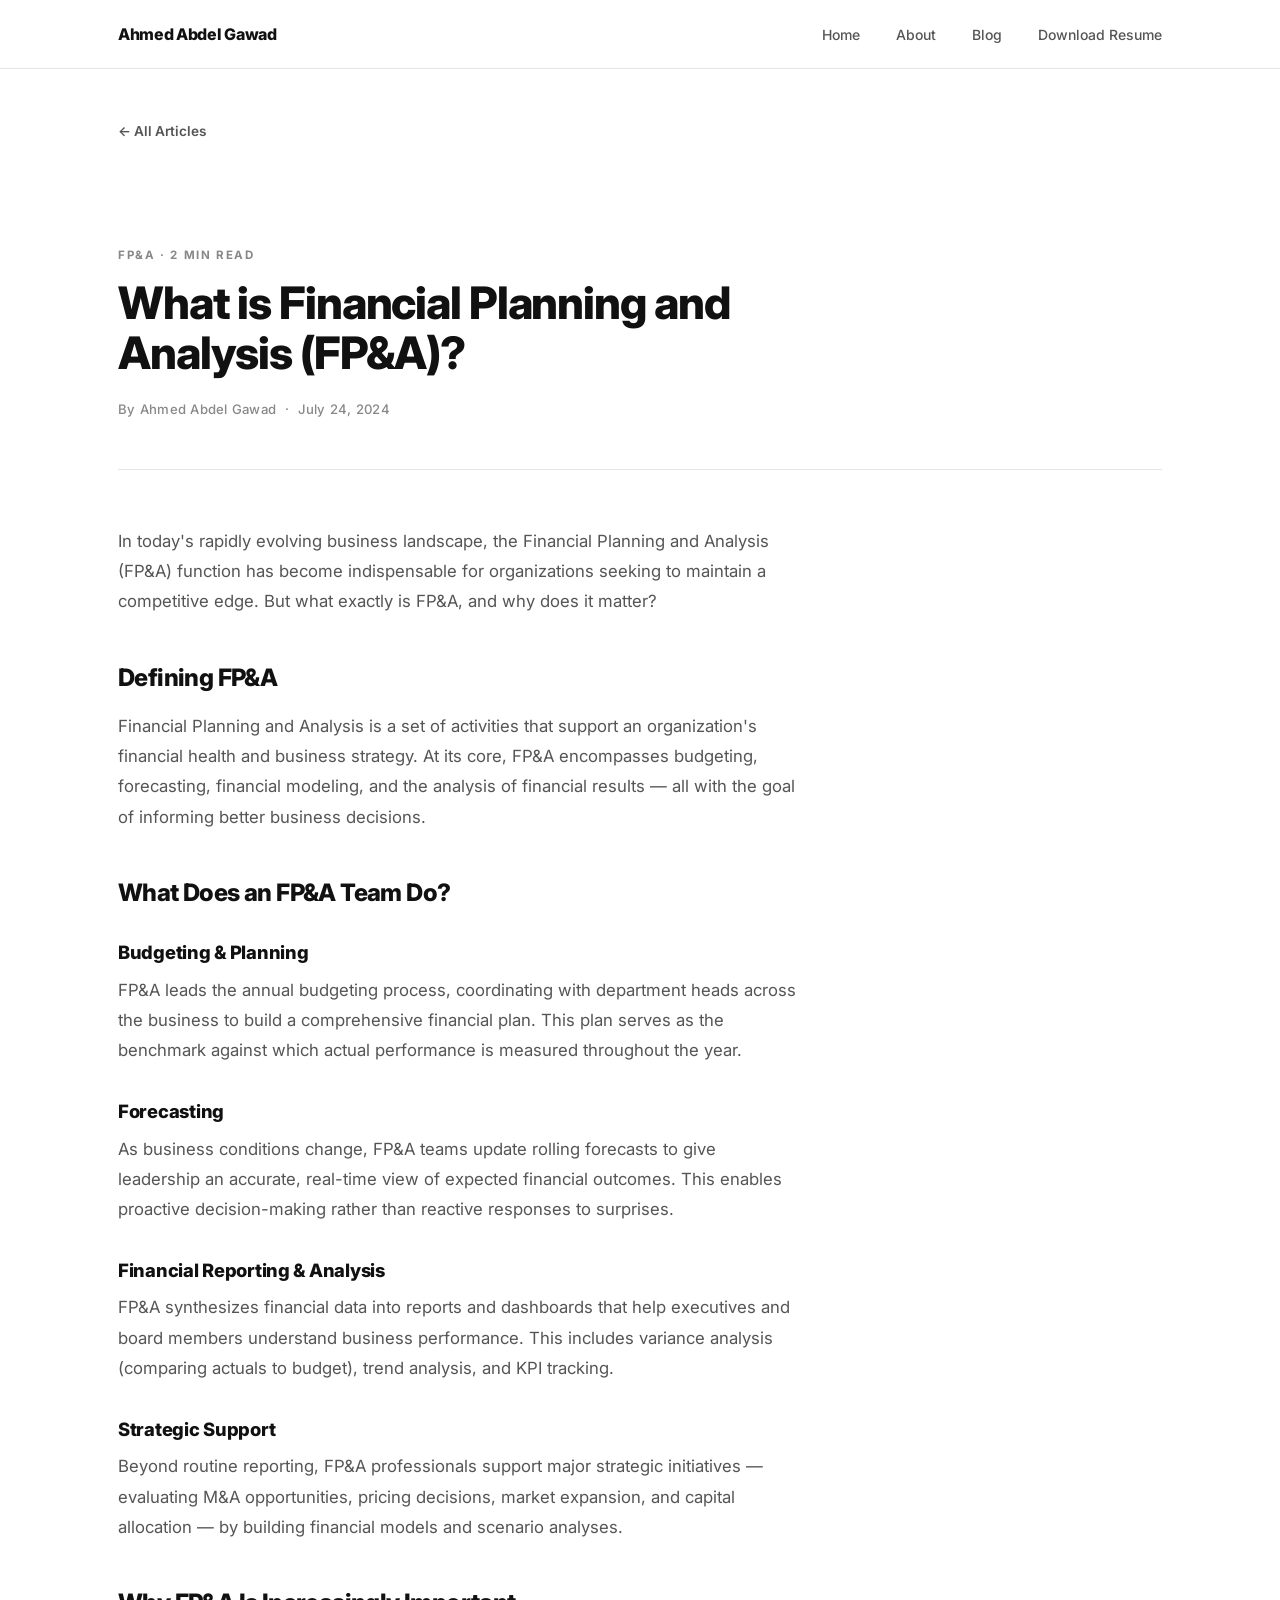
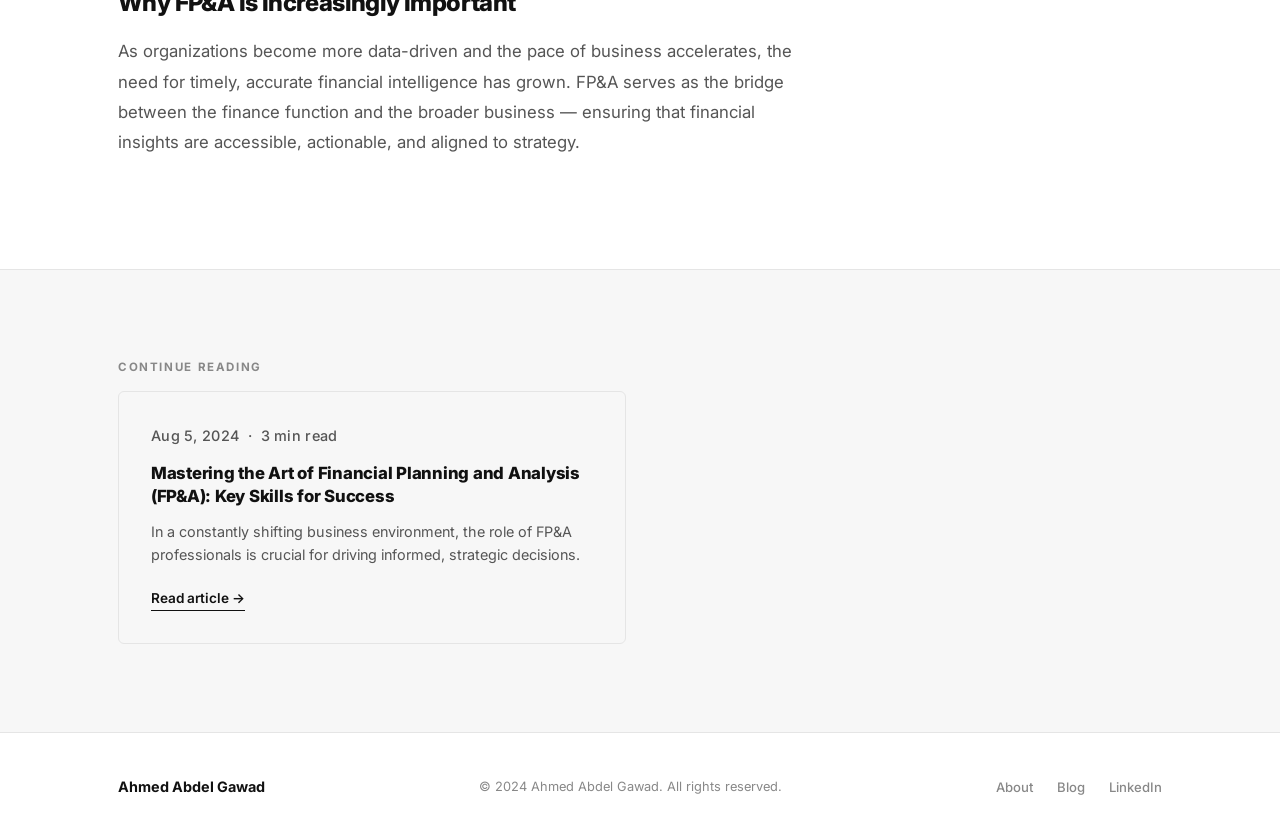
<file: blog/what-is-fpa.html>
<!DOCTYPE html>
<html lang="en">
<head>
  <meta charset="UTF-8" />
  <meta name="viewport" content="width=device-width, initial-scale=1.0" />
  <meta name="description" content="An introduction to Financial Planning and Analysis (FP&A) and why it has become indispensable in modern business." />
  <title>What is Financial Planning and Analysis (FP&A)? — Ahmed Abdel Gawad</title>
  <link rel="stylesheet" href="../css/style.css" />

  <!-- Google Analytics — replace GA_MEASUREMENT_ID with your actual ID -->
  <!-- <script async src="https://www.googletagmanager.com/gtag/js?id=GA_MEASUREMENT_ID"></script>
  <script>
    window.dataLayer = window.dataLayer || [];
    function gtag(){dataLayer.push(arguments);}
    gtag('js', new Date());
    gtag('config', 'GA_MEASUREMENT_ID');
  </script> -->
</head>
<body>

  <!-- ===== NAVIGATION ===== -->
  <nav class="site-nav">
    <div class="container">
      <div class="nav-inner">
        <a href="../index.html" class="nav-logo">Ahmed Abdel Gawad</a>
        <button class="hamburger" aria-label="Toggle menu">
          <span></span><span></span><span></span>
        </button>
        <ul class="nav-links">
          <li><a href="../index.html">Home</a></li>
          <li><a href="../about.html">About</a></li>
          <li><a href="../blog.html">Blog</a></li>
          <li><a href="../assets/files/resume.pdf" target="_blank" rel="noopener">Download Resume</a></li>
        </ul>
      </div>
    </div>
  </nav>

  <!-- ===== POST HEADER ===== -->
  <div class="container">
    <div style="padding-top: 48px;">
      <a href="../blog.html" class="post-back">← All Articles</a>
    </div>

    <div class="post-header">
      <span class="section-label">FP&amp;A · 2 min read</span>
      <h1>What is Financial Planning and Analysis (FP&amp;A)?</h1>
      <p class="post-meta">By Ahmed Abdel Gawad &nbsp;·&nbsp; July 24, 2024</p>
    </div>
  </div>

  <!-- ===== POST BODY ===== -->
  <!-- NOTE TO AHMED: The content below is a placeholder based on the article preview.
       Please paste your full original article text here, replacing everything between
       the <div class="post-body"> tags, and ask Claude to reformat it. -->
  <section style="padding-top: 0; padding-bottom: 88px;">
    <div class="container">
      <div class="post-body">

        <p>
          In today's rapidly evolving business landscape, the Financial Planning and Analysis
          (FP&A) function has become indispensable for organizations seeking to maintain a
          competitive edge. But what exactly is FP&A, and why does it matter?
        </p>

        <h2>Defining FP&amp;A</h2>
        <p>
          Financial Planning and Analysis is a set of activities that support an organization's
          financial health and business strategy. At its core, FP&A encompasses budgeting,
          forecasting, financial modeling, and the analysis of financial results — all with
          the goal of informing better business decisions.
        </p>

        <h2>What Does an FP&amp;A Team Do?</h2>

        <h3>Budgeting &amp; Planning</h3>
        <p>
          FP&A leads the annual budgeting process, coordinating with department heads across
          the business to build a comprehensive financial plan. This plan serves as the
          benchmark against which actual performance is measured throughout the year.
        </p>

        <h3>Forecasting</h3>
        <p>
          As business conditions change, FP&A teams update rolling forecasts to give leadership
          an accurate, real-time view of expected financial outcomes. This enables proactive
          decision-making rather than reactive responses to surprises.
        </p>

        <h3>Financial Reporting &amp; Analysis</h3>
        <p>
          FP&A synthesizes financial data into reports and dashboards that help executives and
          board members understand business performance. This includes variance analysis
          (comparing actuals to budget), trend analysis, and KPI tracking.
        </p>

        <h3>Strategic Support</h3>
        <p>
          Beyond routine reporting, FP&A professionals support major strategic initiatives —
          evaluating M&A opportunities, pricing decisions, market expansion, and capital
          allocation — by building financial models and scenario analyses.
        </p>

        <h2>Why FP&amp;A Is Increasingly Important</h2>
        <p>
          As organizations become more data-driven and the pace of business accelerates,
          the need for timely, accurate financial intelligence has grown. FP&A serves as the
          bridge between the finance function and the broader business — ensuring that
          financial insights are accessible, actionable, and aligned to strategy.
        </p>

        <!-- PLACEHOLDER: Replace the content above with your original article text.
             To update, open this file in VS Code and paste your content between
             the <div class="post-body"> and </div> tags above. -->

      </div>
    </div>
  </section>

  <!-- ===== MORE POSTS ===== -->
  <hr class="divider" />
  <section class="section-alt">
    <div class="container">
      <span class="section-label">Continue reading</span>
      <div class="blog-grid" style="margin-top: 0;">
        <a href="mastering-fpa.html" class="blog-card">
          <p class="blog-meta">Aug 5, 2024 &nbsp;·&nbsp; 3 min read</p>
          <h3>Mastering the Art of Financial Planning and Analysis (FP&amp;A): Key Skills for Success</h3>
          <p>In a constantly shifting business environment, the role of FP&A professionals is crucial for driving informed, strategic decisions.</p>
          <span class="blog-card-link">Read article →</span>
        </a>
      </div>
    </div>
  </section>

  <!-- ===== FOOTER ===== -->
  <footer class="site-footer">
    <div class="container">
      <div class="footer-inner">
        <a href="../index.html" class="footer-name">Ahmed Abdel Gawad</a>
        <span class="footer-copy">&copy; 2024 Ahmed Abdel Gawad. All rights reserved.</span>
        <ul class="footer-links">
          <li><a href="../about.html">About</a></li>
          <li><a href="../blog.html">Blog</a></li>
          <li><a href="https://www.linkedin.com/in/ahmedabdelgawad" target="_blank" rel="noopener">LinkedIn</a></li>
        </ul>
      </div>
    </div>
  </footer>

  <script src="../js/main.js"></script>
</body>
</html>
</file>
<file: css/style.css>
/* =========================================================
   Ahmed Abdel Gawad — Personal Website
   Theme: Minimal & Professional (monochromatic)
   ========================================================= */

@import url('https://fonts.googleapis.com/css2?family=Inter:wght@300;400;500;600;700;800;900&display=swap');

/* ----- Reset & Custom Properties ----- */
*, *::before, *::after { box-sizing: border-box; margin: 0; padding: 0; }

:root {
  --black:       #000000;
  --near-black:  #111111;
  --text:        #1a1a1a;
  --secondary:   #555555;
  --tertiary:    #888888;
  --border:      #e5e5e5;
  --bg-alt:      #f7f7f7;
  --white:       #ffffff;
}

html { font-size: 16px; scroll-behavior: smooth; }

body {
  font-family: 'Inter', -apple-system, BlinkMacSystemFont, 'Segoe UI', sans-serif;
  color: var(--text);
  background: var(--white);
  line-height: 1.65;
  -webkit-font-smoothing: antialiased;
  -moz-osx-font-smoothing: grayscale;
}

img { max-width: 100%; display: block; }
a { color: inherit; }

/* ----- Layout ----- */
.container {
  max-width: 1100px;
  margin: 0 auto;
  padding: 0 28px;
}

section { padding: 88px 0; }
.section-alt { background: var(--bg-alt); }

/* ----- Navigation ----- */
.site-nav {
  position: sticky;
  top: 0;
  background: rgba(255, 255, 255, 0.96);
  backdrop-filter: blur(8px);
  border-bottom: 1px solid var(--border);
  z-index: 100;
}

.nav-inner {
  display: flex;
  align-items: center;
  justify-content: space-between;
  height: 68px;
}

.nav-logo {
  font-weight: 800;
  font-size: 1rem;
  color: var(--near-black);
  text-decoration: none;
  letter-spacing: -0.02em;
}

.nav-links {
  display: flex;
  align-items: center;
  gap: 36px;
  list-style: none;
}

.nav-links a {
  color: var(--secondary);
  text-decoration: none;
  font-size: 0.875rem;
  font-weight: 500;
  transition: color 0.15s;
}

.nav-links a:hover { color: var(--near-black); }

.nav-links a.active { color: var(--near-black); font-weight: 600; }

/* Transparent nav overlay (used on home page over dark hero) */
.nav-transparent {
  background: transparent !important;
  border-bottom-color: transparent !important;
  backdrop-filter: none !important;
}
.nav-transparent .nav-logo { color: #ffffff; }
.nav-transparent .nav-links a { color: rgba(255, 255, 255, 0.72); }
.nav-transparent .nav-links a:hover { color: #ffffff; }
.nav-transparent .hamburger span { background: #ffffff; }

/* Hamburger (mobile) */
.hamburger {
  display: none;
  flex-direction: column;
  gap: 5px;
  cursor: pointer;
  padding: 4px;
  background: none;
  border: none;
}

.hamburger span {
  display: block;
  width: 24px;
  height: 2px;
  background: var(--near-black);
  transition: all 0.25s;
  border-radius: 2px;
}

.hamburger.open span:nth-child(1) { transform: translateY(7px) rotate(45deg); }
.hamburger.open span:nth-child(2) { opacity: 0; }
.hamburger.open span:nth-child(3) { transform: translateY(-7px) rotate(-45deg); }

/* ----- Buttons ----- */
.btn {
  display: inline-block;
  padding: 13px 28px;
  font-family: inherit;
  font-weight: 600;
  font-size: 0.875rem;
  letter-spacing: 0.01em;
  text-decoration: none;
  border-radius: 4px;
  cursor: pointer;
  transition: all 0.15s;
  border: 2px solid transparent;
  line-height: 1;
}

.btn-primary {
  background: var(--near-black);
  color: var(--white);
  border-color: var(--near-black);
}

.btn-primary:hover {
  background: #333;
  border-color: #333;
}

.btn-outline {
  background: transparent;
  color: var(--near-black);
  border-color: var(--near-black);
}

.btn-outline:hover {
  background: var(--near-black);
  color: var(--white);
}

.btn-sm {
  padding: 9px 20px;
  font-size: 0.8rem;
}

/* ----- Section Labels ----- */
.section-label {
  display: block;
  font-size: 0.72rem;
  font-weight: 700;
  letter-spacing: 0.14em;
  text-transform: uppercase;
  color: var(--tertiary);
  margin-bottom: 14px;
}

/* ----- Typography ----- */
h1, h2, h3, h4 {
  font-weight: 800;
  letter-spacing: -0.025em;
  line-height: 1.1;
  color: var(--near-black);
}

h1 { font-size: clamp(2.4rem, 5vw, 3.8rem); }
h2 { font-size: clamp(1.8rem, 3.5vw, 2.6rem); margin-bottom: 48px; }
h3 { font-size: 1.15rem; margin-bottom: 8px; letter-spacing: -0.015em; }

p { color: var(--secondary); line-height: 1.75; }

/* ----- Hero ----- */
.hero {
  padding: 96px 0 104px;
  background: #0F2044;
}

.hero-grid {
  display: grid;
  grid-template-columns: 1fr 380px;
  gap: 72px;
  align-items: center;
}

.hero-tag {
  display: inline-block;
  font-size: 0.72rem;
  font-weight: 700;
  letter-spacing: 0.14em;
  text-transform: uppercase;
  color: rgba(255, 255, 255, 0.55);
  margin-bottom: 20px;
}

.hero h1 { margin-bottom: 24px; color: #ffffff; }

.hero-subtitle {
  font-size: 1.1rem;
  color: rgba(255, 255, 255, 0.7);
  line-height: 1.75;
  margin-bottom: 40px;
  max-width: 540px;
}

.hero-actions { display: flex; gap: 14px; flex-wrap: wrap; }

/* Buttons inside the hero need to work on dark background */
.hero .btn-primary {
  background: #ffffff;
  color: #0F2044;
  border-color: #ffffff;
}
.hero .btn-primary:hover {
  background: rgba(255, 255, 255, 0.88);
  border-color: rgba(255, 255, 255, 0.88);
}
.hero .btn-outline {
  color: #ffffff;
  border-color: rgba(255, 255, 255, 0.5);
}
.hero .btn-outline:hover {
  background: rgba(255, 255, 255, 0.12);
  border-color: #ffffff;
}

.hero-image-wrap {
  position: relative;
}

.hero-image-wrap img {
  width: 100%;
  aspect-ratio: 4/5;
  object-fit: cover;
  border-radius: 6px;
  filter: grayscale(8%);
  box-shadow: 0 24px 60px rgba(0, 0, 0, 0.35);
}

.hero-image-placeholder {
  width: 100%;
  aspect-ratio: 4/5;
  background: rgba(255, 255, 255, 0.08);
  border-radius: 6px;
  border: 2px dashed rgba(255, 255, 255, 0.25);
  display: flex;
  align-items: center;
  justify-content: center;
  color: rgba(255, 255, 255, 0.4);
  font-size: 0.85rem;
  text-align: center;
  padding: 20px;
}

/* ----- About Snippet (Home) ----- */
.about-grid {
  display: grid;
  grid-template-columns: 1fr 1fr;
  gap: 72px;
  align-items: start;
}

.about-text p { margin-bottom: 16px; font-size: 1rem; }
.about-text p:last-child { margin-bottom: 0; }

.about-credentials { display: flex; flex-direction: column; gap: 24px; }

.credential {
  padding: 24px;
  border: 1px solid var(--border);
  border-radius: 6px;
}

.credential-label {
  font-size: 0.72rem;
  font-weight: 700;
  letter-spacing: 0.12em;
  text-transform: uppercase;
  color: var(--tertiary);
  margin-bottom: 6px;
}

.credential h4 {
  font-size: 0.95rem;
  font-weight: 700;
  letter-spacing: -0.01em;
  color: var(--near-black);
  margin-bottom: 2px;
}

.credential p {
  font-size: 0.85rem;
  color: var(--tertiary);
}

/* ----- Skills (Home) ----- */
.skills-grid {
  display: grid;
  grid-template-columns: 1fr 1fr;
  gap: 48px 64px;
}

.skills-column-title {
  font-size: 0.72rem;
  font-weight: 700;
  letter-spacing: 0.12em;
  text-transform: uppercase;
  color: var(--tertiary);
  margin-bottom: 20px;
  padding-bottom: 12px;
  border-bottom: 1px solid var(--border);
}

.skill-item {
  display: flex;
  align-items: center;
  gap: 12px;
  padding: 14px 0;
  border-bottom: 1px solid var(--border);
  font-size: 0.95rem;
  font-weight: 500;
  color: var(--text);
}

.skill-item::before {
  content: '';
  display: block;
  width: 6px;
  height: 6px;
  border-radius: 50%;
  background: var(--near-black);
  flex-shrink: 0;
}

/* ----- Blog Cards ----- */
.blog-grid {
  display: grid;
  grid-template-columns: 1fr 1fr;
  gap: 28px;
}

.blog-card {
  border: 1px solid var(--border);
  border-radius: 6px;
  padding: 32px;
  text-decoration: none;
  color: inherit;
  display: block;
  transition: border-color 0.15s, transform 0.15s;
}

.blog-card:hover {
  border-color: var(--near-black);
  transform: translateY(-2px);
}

.blog-meta {
  font-size: 0.78rem;
  color: var(--tertiary);
  font-weight: 500;
  margin-bottom: 14px;
  letter-spacing: 0.02em;
}

.blog-card h3 {
  font-size: 1.05rem;
  margin-bottom: 12px;
  line-height: 1.35;
}

.blog-card p {
  font-size: 0.9rem;
  color: var(--secondary);
  line-height: 1.65;
}

.blog-card-link {
  display: inline-block;
  margin-top: 20px;
  font-size: 0.85rem;
  font-weight: 600;
  color: var(--near-black);
  text-decoration: none;
  border-bottom: 1px solid var(--near-black);
  padding-bottom: 1px;
}

/* ----- Blog Listing Page ----- */
.blog-list { display: flex; flex-direction: column; gap: 1px; }

.blog-list-item {
  display: flex;
  align-items: baseline;
  justify-content: space-between;
  gap: 32px;
  padding: 28px 0;
  border-bottom: 1px solid var(--border);
  text-decoration: none;
  color: inherit;
  transition: padding-left 0.15s;
}

.blog-list-item:first-child { border-top: 1px solid var(--border); }

.blog-list-item:hover { padding-left: 8px; }

.blog-list-item:hover .blog-list-title { color: var(--black); }

.blog-list-title {
  font-size: 1.1rem;
  font-weight: 700;
  letter-spacing: -0.015em;
  color: var(--near-black);
  transition: color 0.15s;
}

.blog-list-date {
  font-size: 0.8rem;
  color: var(--tertiary);
  white-space: nowrap;
  font-weight: 500;
}

/* ----- Blog Post Page ----- */
.post-header { padding: 64px 0 48px; border-bottom: 1px solid var(--border); margin-bottom: 56px; }

.post-header h1 { font-size: clamp(1.8rem, 4vw, 2.8rem); max-width: 720px; margin-bottom: 20px; }

.post-meta {
  font-size: 0.82rem;
  color: var(--tertiary);
  font-weight: 500;
  letter-spacing: 0.02em;
}

.post-body { max-width: 680px; }

.post-body p { margin-bottom: 24px; font-size: 1.05rem; line-height: 1.8; }

.post-body h2 { font-size: 1.5rem; margin-top: 48px; margin-bottom: 20px; }

.post-body h3 { font-size: 1.15rem; margin-top: 36px; margin-bottom: 12px; }

.post-body ul, .post-body ol {
  margin: 0 0 24px 24px;
  color: var(--secondary);
}

.post-body li { margin-bottom: 8px; font-size: 1.05rem; line-height: 1.75; }

.post-back {
  display: inline-flex;
  align-items: center;
  gap: 6px;
  font-size: 0.85rem;
  font-weight: 600;
  color: var(--secondary);
  text-decoration: none;
  margin-bottom: 40px;
  transition: color 0.15s;
}

.post-back:hover { color: var(--near-black); }

/* ----- Contact Section ----- */
.contact-grid {
  display: grid;
  grid-template-columns: 1fr 1fr;
  gap: 80px;
  align-items: start;
}

.contact-info { display: flex; flex-direction: column; gap: 20px; }

.contact-detail {
  display: flex;
  flex-direction: column;
  gap: 2px;
}

.contact-detail-label {
  font-size: 0.72rem;
  font-weight: 700;
  letter-spacing: 0.12em;
  text-transform: uppercase;
  color: var(--tertiary);
}

.contact-detail a, .contact-detail span {
  font-size: 0.95rem;
  font-weight: 500;
  color: var(--near-black);
  text-decoration: none;
}

.contact-detail a:hover { text-decoration: underline; }

.form-group { margin-bottom: 20px; }

.form-group label {
  display: block;
  font-size: 0.8rem;
  font-weight: 600;
  letter-spacing: 0.02em;
  color: var(--near-black);
  margin-bottom: 8px;
}

.form-group input,
.form-group textarea {
  width: 100%;
  padding: 12px 16px;
  border: 1px solid var(--border);
  border-radius: 4px;
  font-family: inherit;
  font-size: 0.95rem;
  color: var(--text);
  background: var(--white);
  transition: border-color 0.15s;
  outline: none;
  -webkit-appearance: none;
}

.form-group input:focus,
.form-group textarea:focus { border-color: var(--near-black); }

.form-group textarea { resize: vertical; min-height: 130px; }

/* ----- About Page — Full Bio ----- */
.about-full { max-width: 720px; }
.about-full p { font-size: 1.05rem; margin-bottom: 24px; }
.about-full p:last-child { margin-bottom: 0; }

.about-sidebar { display: flex; flex-direction: column; gap: 32px; }

.sidebar-block {}

.sidebar-block-title {
  font-size: 0.72rem;
  font-weight: 700;
  letter-spacing: 0.12em;
  text-transform: uppercase;
  color: var(--tertiary);
  margin-bottom: 16px;
  padding-bottom: 10px;
  border-bottom: 1px solid var(--border);
}

.sidebar-block ul { list-style: none; display: flex; flex-direction: column; gap: 14px; }

.sidebar-block li {
  font-size: 0.9rem;
  color: var(--secondary);
  display: flex;
  flex-direction: column;
  gap: 2px;
}

.sidebar-block li strong {
  font-weight: 600;
  color: var(--near-black);
  font-size: 0.93rem;
}

/* ----- Page Hero (inner pages) ----- */
.page-hero {
  padding: 72px 0 56px;
  border-bottom: 1px solid var(--border);
}

.page-hero h1 { font-size: clamp(2rem, 4vw, 3rem); margin-bottom: 16px; }
.page-hero p { font-size: 1.05rem; max-width: 560px; }

/* ----- Divider ----- */
.divider {
  height: 1px;
  background: var(--border);
  border: none;
  margin: 0;
}

/* ----- Footer ----- */
.site-footer {
  border-top: 1px solid var(--border);
  padding: 40px 0;
  margin-top: 0;
}

.footer-inner {
  display: flex;
  align-items: center;
  justify-content: space-between;
  flex-wrap: wrap;
  gap: 16px;
}

.footer-name {
  font-weight: 700;
  font-size: 0.9rem;
  color: var(--near-black);
  text-decoration: none;
}

.footer-copy {
  font-size: 0.8rem;
  color: var(--tertiary);
}

.footer-links {
  display: flex;
  gap: 24px;
  list-style: none;
}

.footer-links a {
  font-size: 0.82rem;
  font-weight: 500;
  color: var(--tertiary);
  text-decoration: none;
  transition: color 0.15s;
}

.footer-links a:hover { color: var(--near-black); }

/* ----- Success Message ----- */
.form-success {
  display: none;
  padding: 20px 24px;
  background: var(--bg-alt);
  border: 1px solid var(--border);
  border-radius: 4px;
  font-size: 0.95rem;
  color: var(--near-black);
  font-weight: 500;
  margin-top: 16px;
}

/* ----- Utility ----- */
.mt-8  { margin-top: 8px; }
.mt-16 { margin-top: 16px; }
.mt-24 { margin-top: 24px; }
.mt-40 { margin-top: 40px; }
.text-center { text-align: center; }

/* =========================================================
   RESPONSIVE — Tablet (max 900px)
   ========================================================= */
@media (max-width: 900px) {
  .hero-grid { grid-template-columns: 1fr; gap: 48px; }
  .hero-image-wrap, .hero-image-placeholder { max-width: 280px; }
  .hero h1 { font-size: 2.6rem; }

  .about-grid { grid-template-columns: 1fr; gap: 48px; }
  .skills-grid { grid-template-columns: 1fr; gap: 40px; }
  .blog-grid { grid-template-columns: 1fr; }
  .contact-grid { grid-template-columns: 1fr; gap: 48px; }

  section { padding: 64px 0; }
}

/* =========================================================
   RESPONSIVE — Mobile (max 640px)
   ========================================================= */
@media (max-width: 640px) {
  .nav-links {
    display: none;
    position: absolute;
    top: 68px;
    left: 0;
    right: 0;
    background: var(--white);
    border-bottom: 1px solid var(--border);
    flex-direction: column;
    gap: 0;
    padding: 8px 0 16px;
  }

  .nav-links.open { display: flex; }

  .nav-links li { width: 100%; }

  .nav-links a {
    display: block;
    padding: 12px 28px;
    font-size: 0.95rem;
  }

  .hamburger { display: flex; }

  .site-nav { position: relative; }

  .hero { padding: 60px 0 72px; }
  .hero h1 { font-size: 2rem; }
  .hero-subtitle { font-size: 1rem; }
  .hero-image-wrap { order: -1; margin: 0 auto; max-width: 220px; }

  h2 { font-size: 1.8rem; margin-bottom: 32px; }

  .blog-list-item { flex-direction: column; gap: 4px; }

  .footer-inner { flex-direction: column; align-items: flex-start; gap: 20px; }

  .container { padding: 0 20px; }
}
</file>
